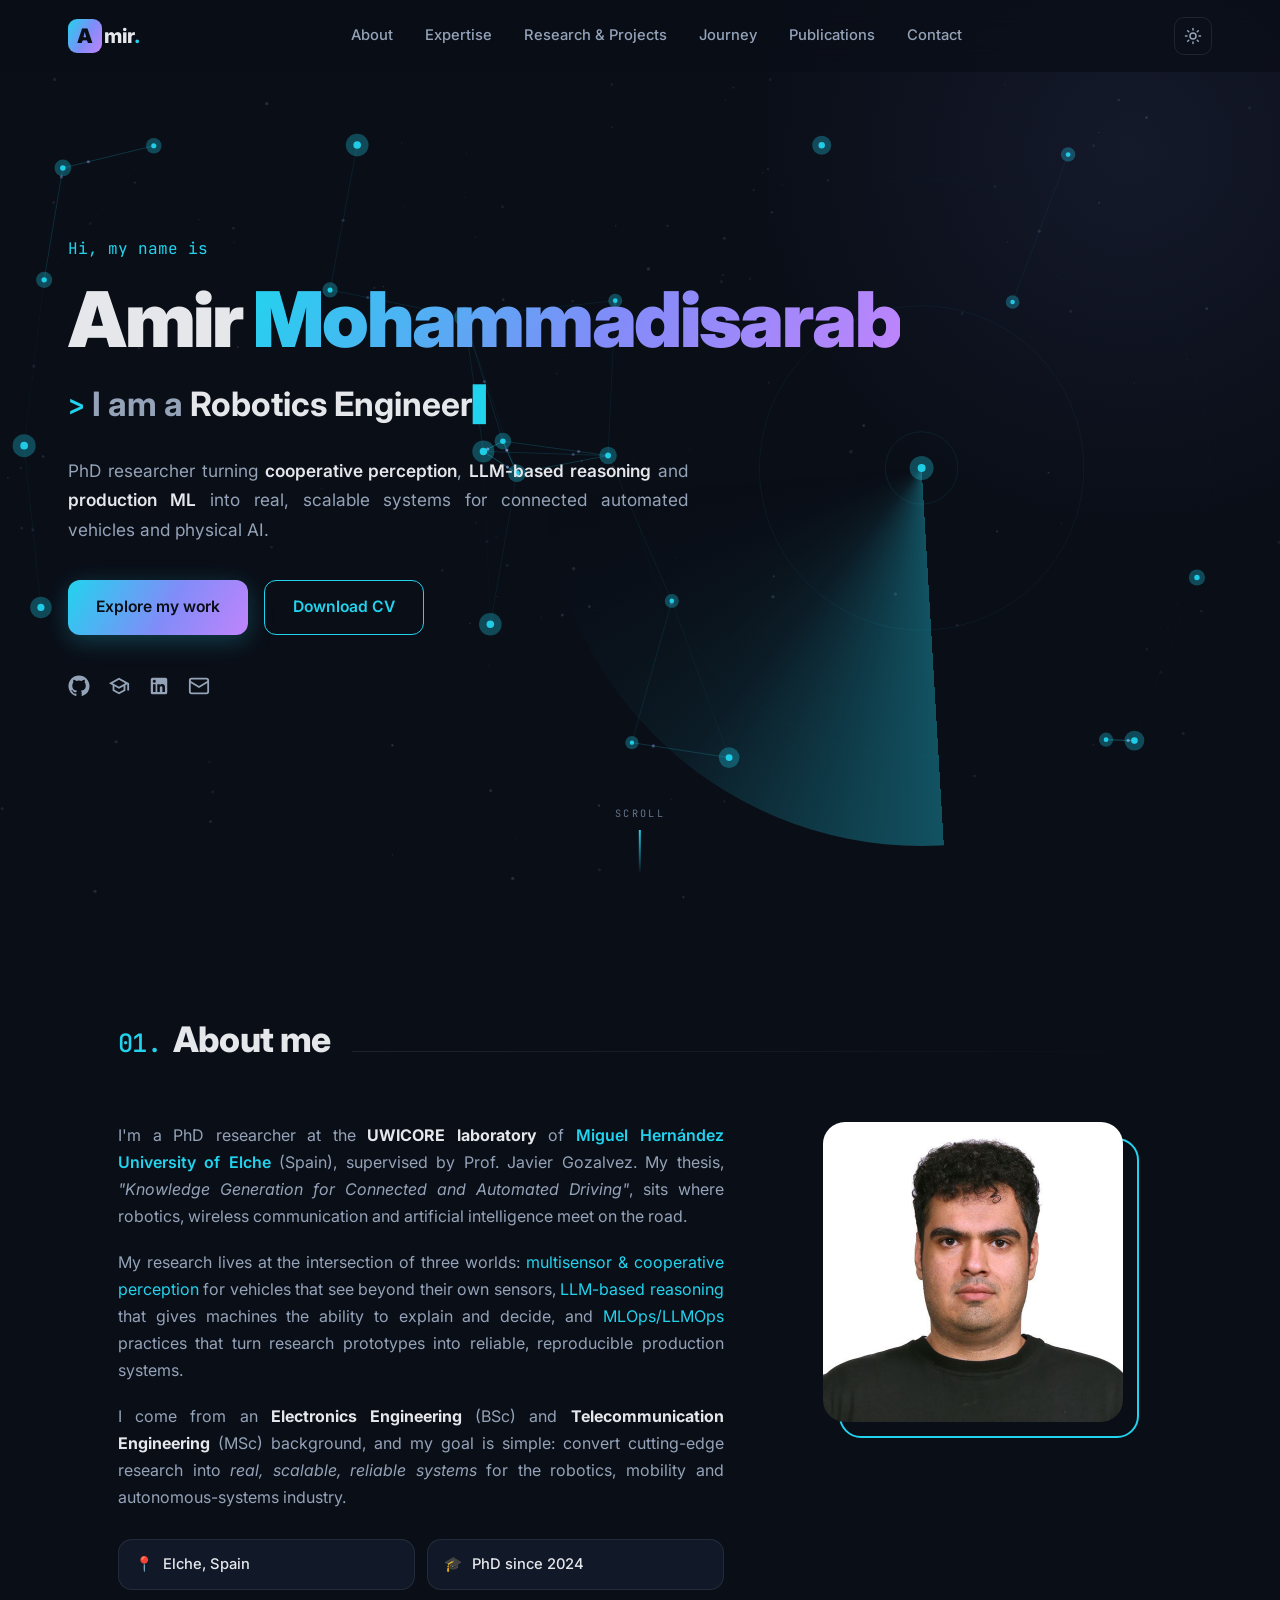
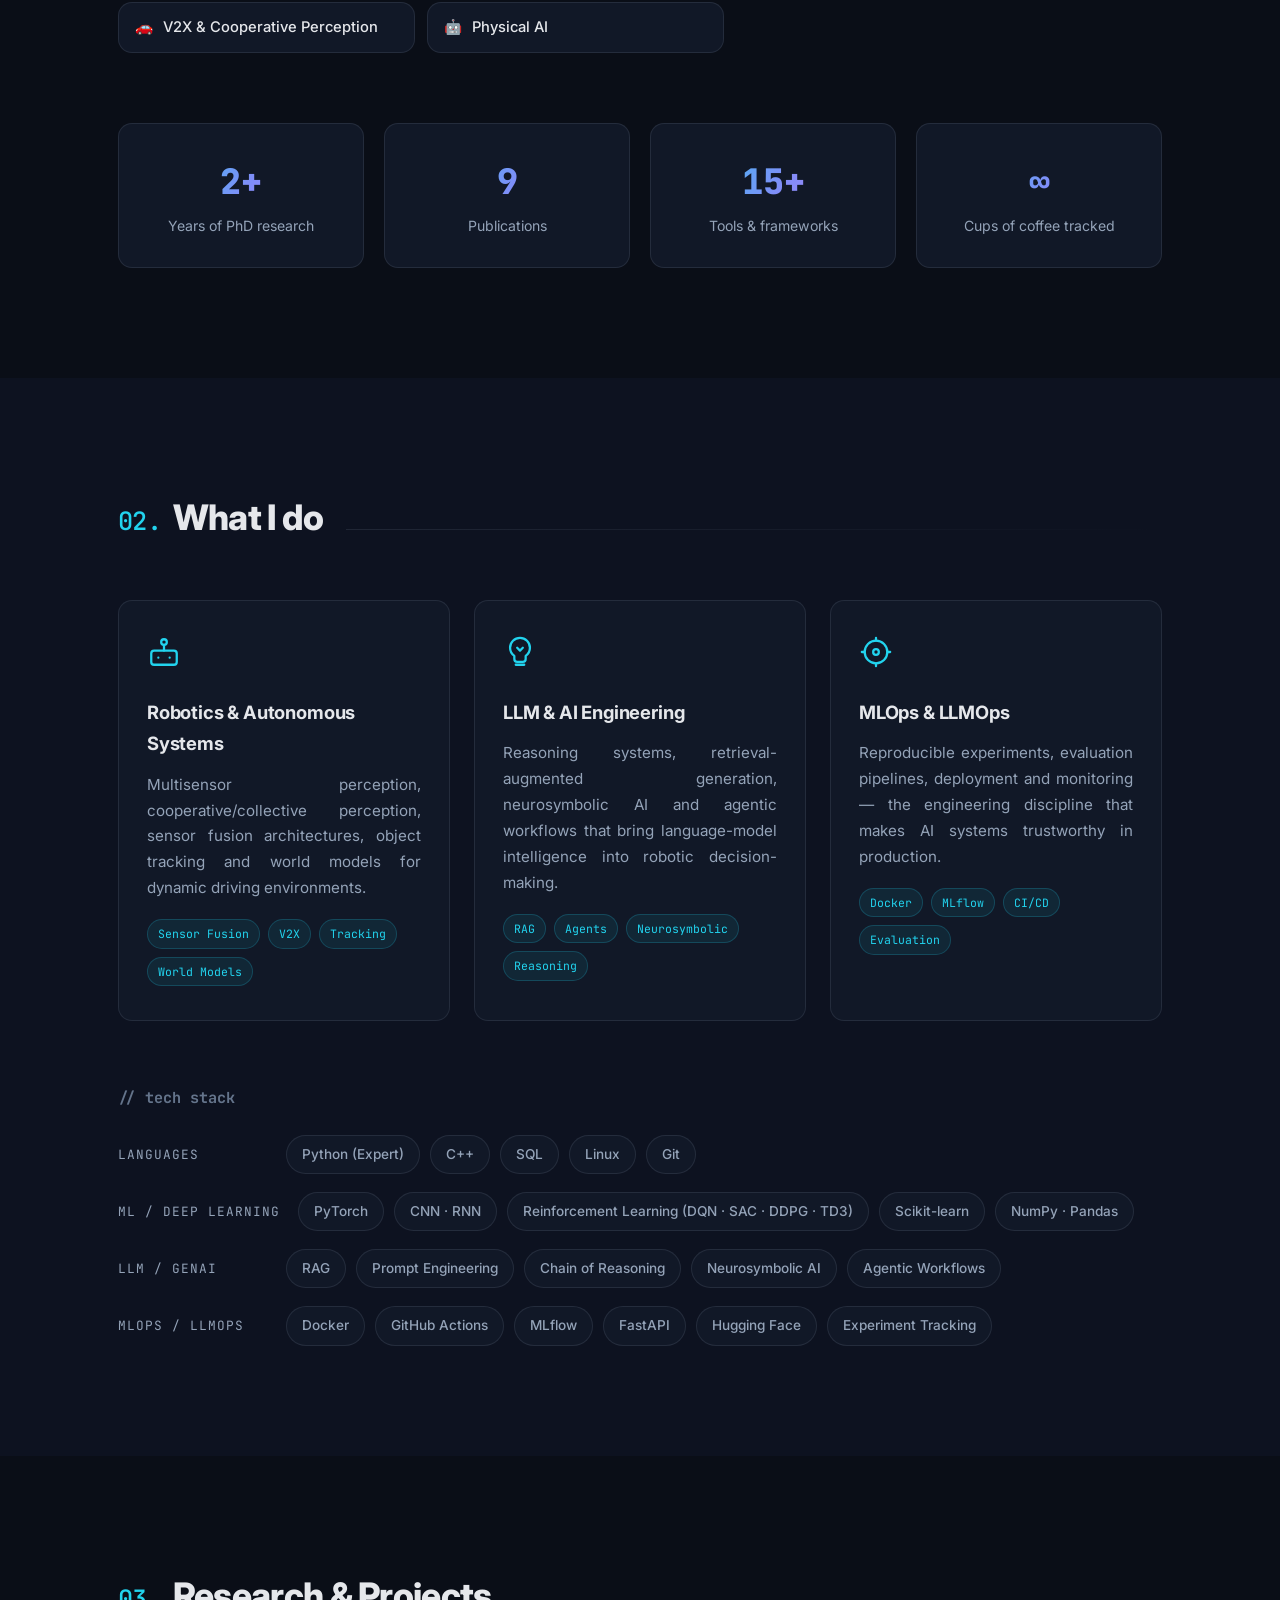
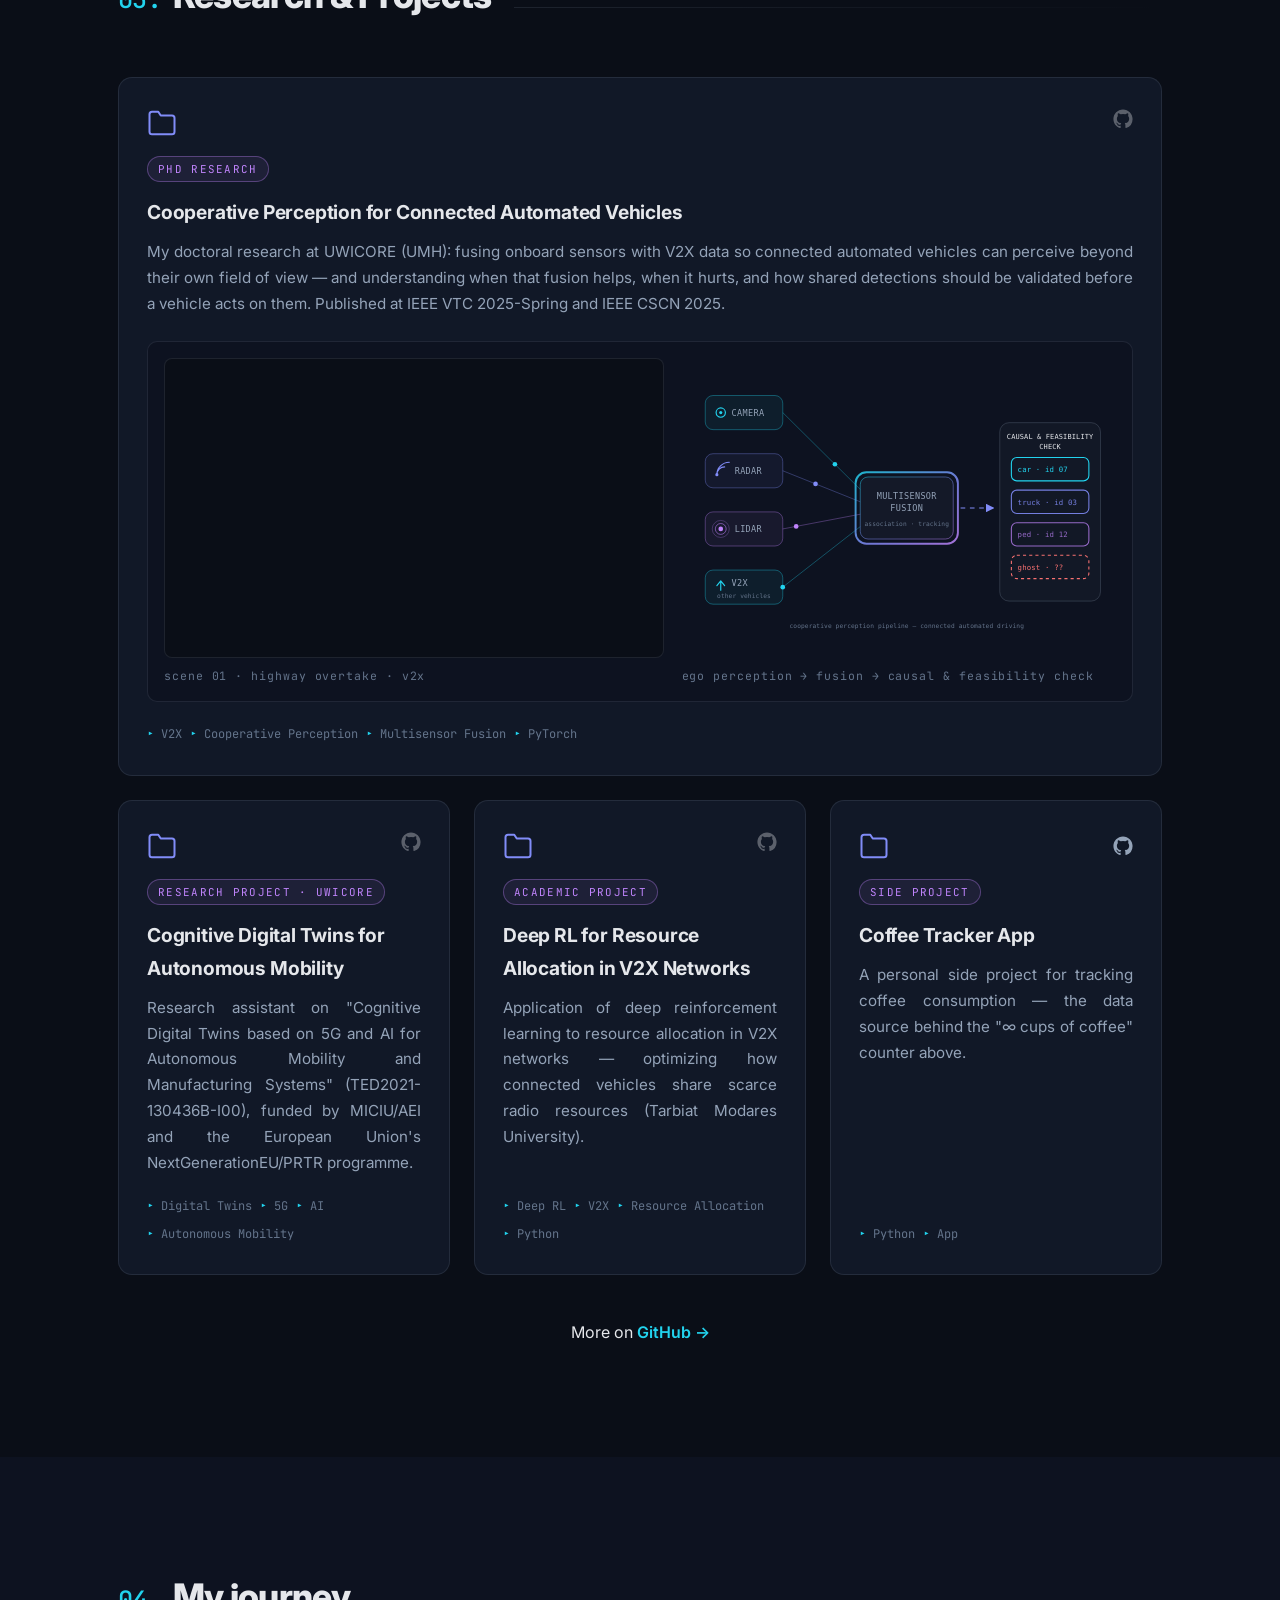
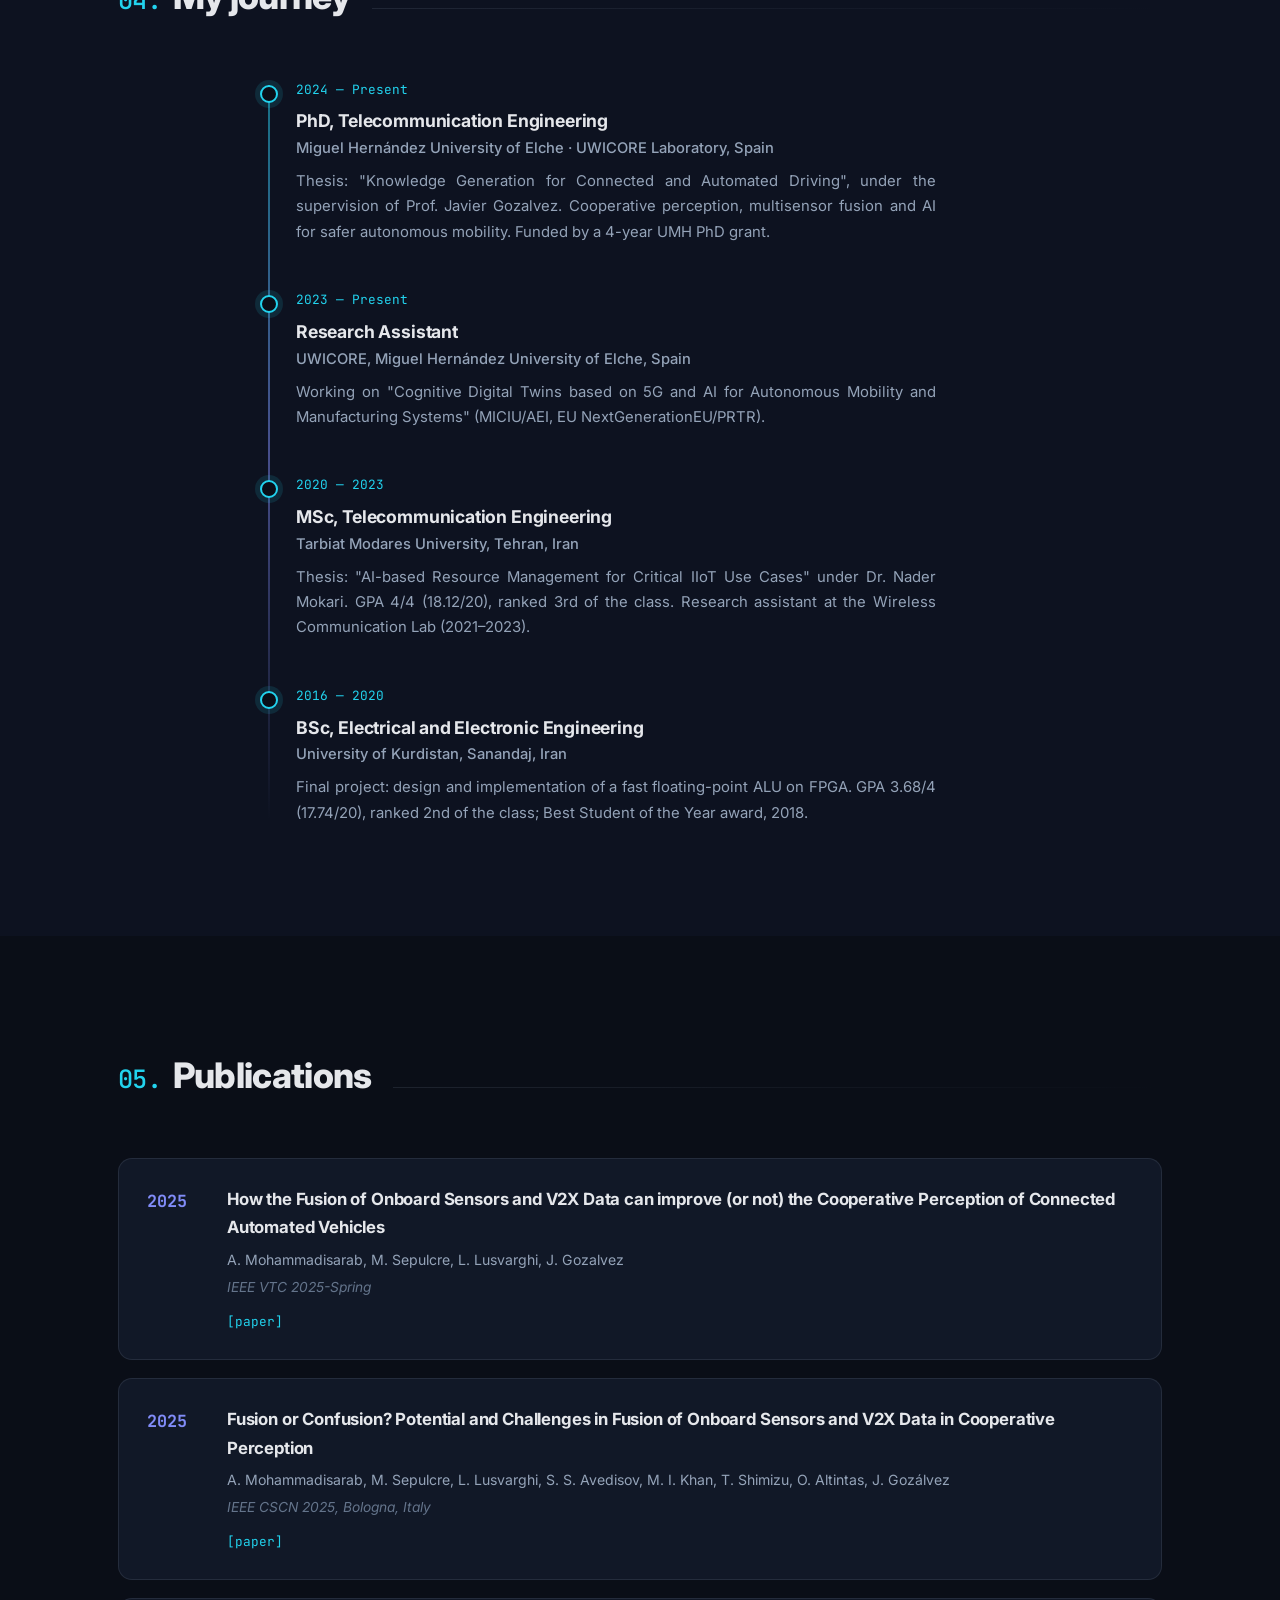
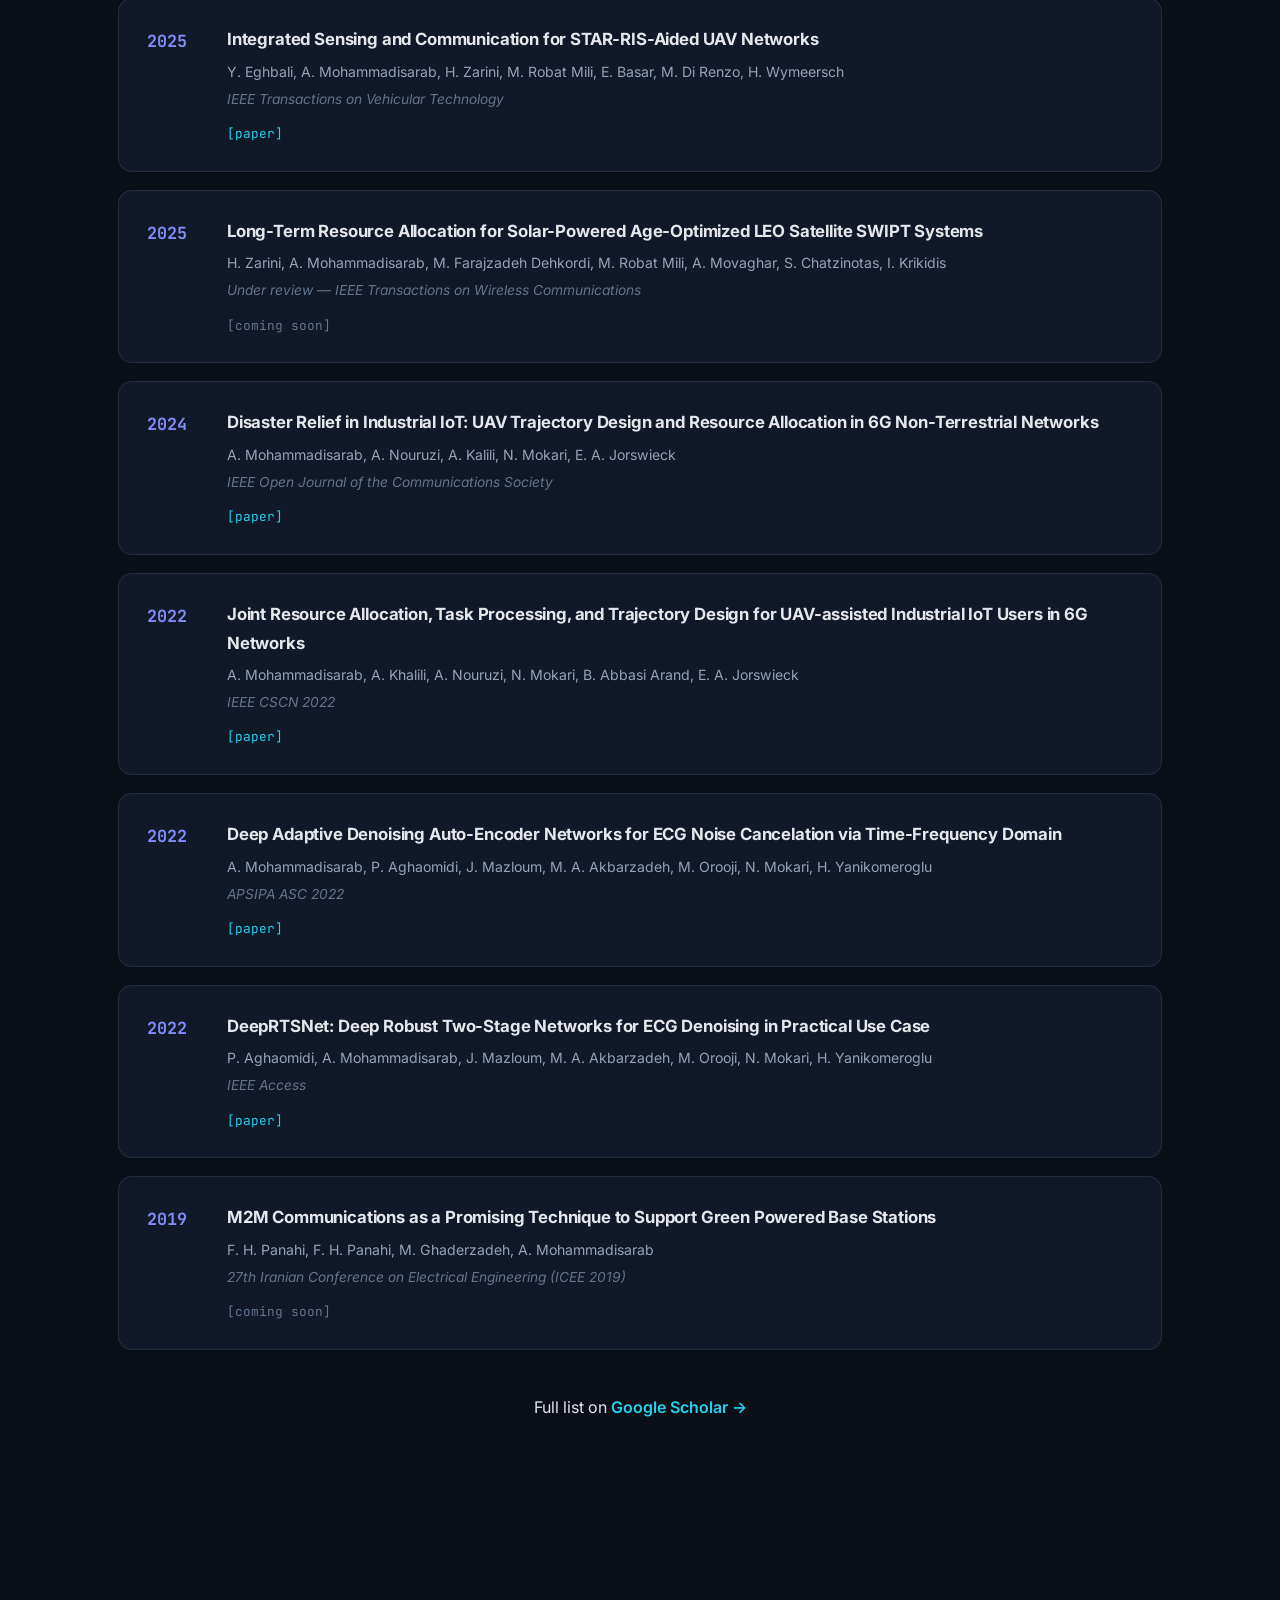
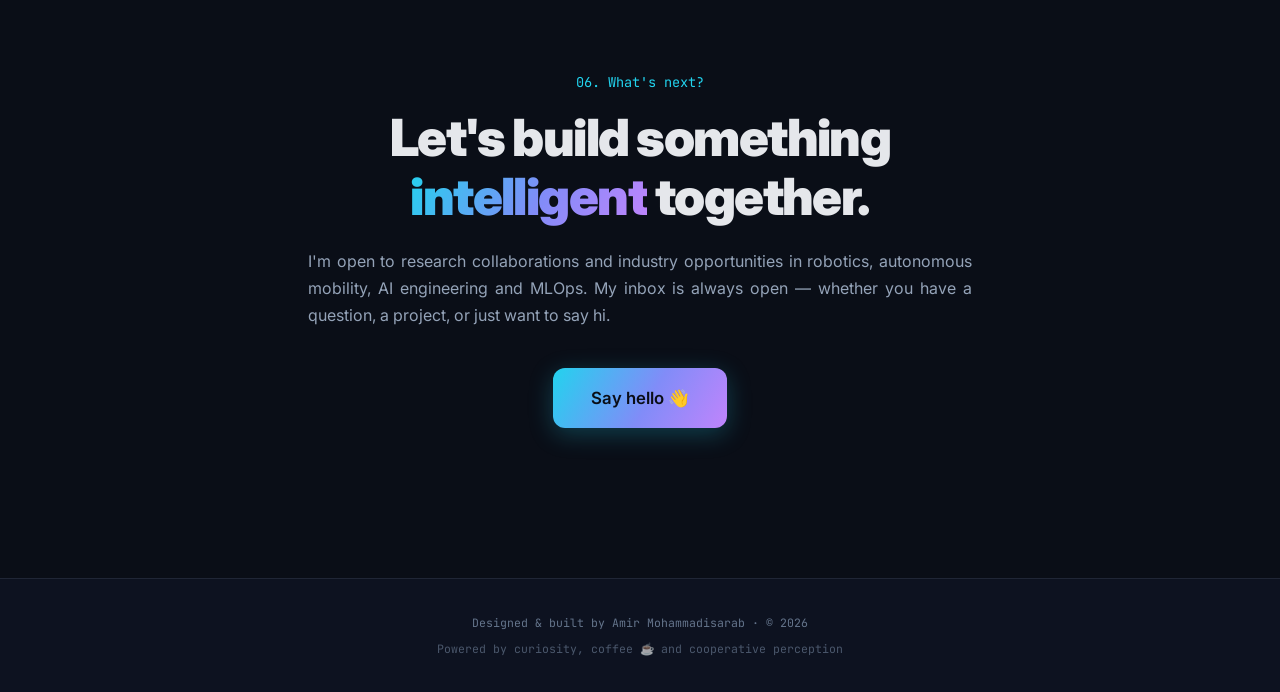
<file: index.html>
<!DOCTYPE html>
<html lang="en" data-theme="dark">
<head>
  <meta charset="UTF-8">
  <meta name="viewport" content="width=device-width, initial-scale=1.0">
  <title>Amir Mohammadisarab — Robotics · AI · LLMOps</title>
  <meta name="description" content="Amir Mohammadisarab — PhD researcher in cooperative robotics, connected automated vehicles, multisensor perception, LLM-based reasoning and physical AI.">
  <meta name="author" content="Amir Mohammadisarab">

  <!-- Open Graph -->
  <meta property="og:type" content="website">
  <meta property="og:title" content="Amir Mohammadisarab — Robotics · AI · LLMOps">
  <meta property="og:description" content="PhD researcher building perception, reasoning and production ML systems for autonomous vehicles and physical AI.">
  <meta property="og:url" content="https://m-amir1998.github.io">
  <meta property="og:image" content="https://m-amir1998.github.io/images/profile.jpg">
  <meta name="twitter:card" content="summary">
  <link rel="canonical" href="https://m-amir1998.github.io/">

  <!-- Structured data so search engines know who this page is about -->
  <script type="application/ld+json">
  {
    "@context": "https://schema.org",
    "@type": "Person",
    "name": "Amir Mohammadisarab",
    "url": "https://m-amir1998.github.io/",
    "image": "https://m-amir1998.github.io/images/profile.jpg",
    "jobTitle": "PhD Researcher in Robotics and AI",
    "worksFor": {
      "@type": "Organization",
      "name": "Universidad Miguel Hernández de Elche"
    },
    "email": "mailto:amohammadisarab@umh.es",
    "alumniOf": [
      { "@type": "Organization", "name": "Tarbiat Modares University" },
      { "@type": "Organization", "name": "University of Kurdistan" }
    ],
    "knowsAbout": [
      "Cooperative Perception",
      "Connected Automated Vehicles",
      "Multisensor Data Fusion",
      "LLM-based Reasoning",
      "MLOps",
      "Robotics"
    ],
    "sameAs": [
      "https://github.com/M-amir1998",
      "https://www.linkedin.com/in/amir-mohamadisarab-63737b173/"
    ]
  }
  </script>

  <link rel="icon" href="data:image/svg+xml,%3Csvg xmlns='http://www.w3.org/2000/svg' viewBox='0 0 100 100'%3E%3Cdefs%3E%3ClinearGradient id='g' x1='0' y1='0' x2='1' y2='1'%3E%3Cstop offset='0' stop-color='%2322d3ee'/%3E%3Cstop offset='1' stop-color='%23818cf8'/%3E%3C/linearGradient%3E%3C/defs%3E%3Ccircle cx='50' cy='50' r='46' fill='none' stroke='url(%23g)' stroke-width='6'/%3E%3Ccircle cx='50' cy='50' r='10' fill='url(%23g)'/%3E%3Ccircle cx='50' cy='18' r='6' fill='%2322d3ee'/%3E%3Ccircle cx='78' cy='66' r='6' fill='%23818cf8'/%3E%3Ccircle cx='22' cy='66' r='6' fill='%2322d3ee'/%3E%3Cline x1='50' y1='50' x2='50' y2='18' stroke='url(%23g)' stroke-width='3'/%3E%3Cline x1='50' y1='50' x2='78' y2='66' stroke='url(%23g)' stroke-width='3'/%3E%3Cline x1='50' y1='50' x2='22' y2='66' stroke='url(%23g)' stroke-width='3'/%3E%3C/svg%3E">

  <link rel="preconnect" href="https://fonts.googleapis.com">
  <link rel="preconnect" href="https://fonts.gstatic.com" crossorigin>
  <link href="https://fonts.googleapis.com/css2?family=Inter:wght@400;500;600;700;800;900&family=JetBrains+Mono:wght@400;500;700&display=swap" rel="stylesheet">

  <link rel="stylesheet" href="css/style.css">
</head>
<body>

  <!-- ══════════ Navigation ══════════ -->
  <header class="nav" id="nav">
    <div class="nav__inner">
      <a href="#home" class="nav__logo" aria-label="Home">
        <span class="nav__logo-mark">A</span><span class="nav__logo-text">mir<span class="accent">.</span></span>
      </a>
      <nav class="nav__links" id="navLinks" aria-label="Main navigation">
        <a href="#about" class="nav__link">About</a>
        <a href="#expertise" class="nav__link">Expertise</a>
        <a href="#projects" class="nav__link">Research &amp; Projects</a>
        <a href="#timeline" class="nav__link">Journey</a>
        <a href="#publications" class="nav__link">Publications</a>
        <a href="#contact" class="nav__link">Contact</a>
      </nav>
      <div class="nav__actions">
        <button class="theme-toggle" id="themeToggle" aria-label="Toggle color theme" title="Toggle theme">
          <svg class="icon-sun" viewBox="0 0 24 24" width="18" height="18" fill="none" stroke="currentColor" stroke-width="2" stroke-linecap="round"><circle cx="12" cy="12" r="4"/><path d="M12 2v2m0 16v2M4.93 4.93l1.41 1.41m11.32 11.32 1.41 1.41M2 12h2m16 0h2M4.93 19.07l1.41-1.41M17.66 6.34l1.41-1.41"/></svg>
          <svg class="icon-moon" viewBox="0 0 24 24" width="18" height="18" fill="none" stroke="currentColor" stroke-width="2" stroke-linecap="round" stroke-linejoin="round"><path d="M21 12.79A9 9 0 1 1 11.21 3 7 7 0 0 0 21 12.79z"/></svg>
        </button>
        <button class="nav__burger" id="navBurger" aria-label="Open menu" aria-expanded="false">
          <span></span><span></span><span></span>
        </button>
      </div>
    </div>
  </header>

  <main>
    <!-- ══════════ Hero ══════════ -->
    <section class="hero" id="home">
      <canvas id="heroCanvas" aria-hidden="true"></canvas>
      <div class="hero__glow" aria-hidden="true"></div>
      <div class="hero__content">
        <p class="hero__kicker mono reveal-hero" style="--d:0">Hi, my name is</p>
        <h1 class="hero__name reveal-hero" style="--d:1">Amir <span class="gradient-text">Mohammadisarab</span></h1>
        <h2 class="hero__role reveal-hero" style="--d:2">
          <span class="mono accent">&gt;</span> I am a <span class="typed" id="typed"></span><span class="typed-cursor" aria-hidden="true">▌</span>
        </h2>
        <p class="hero__tagline reveal-hero" style="--d:3">
          PhD researcher turning <strong>cooperative perception</strong>, <strong>LLM-based reasoning</strong> and
          <strong>production ML</strong> into real, scalable systems for connected automated vehicles and physical AI.
        </p>
        <div class="hero__cta reveal-hero" style="--d:4">
          <a href="#projects" class="btn btn--primary">Explore my work</a>
          <a href="files/Amir_Mohammadisarab_CV.pdf" class="btn btn--ghost" download>Download CV</a>
        </div>
        <div class="hero__social reveal-hero" style="--d:5">
          <a href="https://github.com/M-amir1998" target="_blank" rel="noopener" aria-label="GitHub" title="GitHub">
            <svg viewBox="0 0 24 24" width="22" height="22" fill="currentColor"><path d="M12 .5C5.65.5.5 5.65.5 12c0 5.08 3.29 9.39 7.86 10.91.58.11.79-.25.79-.55v-2.17c-3.2.7-3.87-1.36-3.87-1.36-.52-1.33-1.28-1.68-1.28-1.68-1.04-.71.08-.7.08-.7 1.15.08 1.76 1.19 1.76 1.19 1.03 1.75 2.69 1.25 3.34.95.1-.74.4-1.25.72-1.53-2.55-.29-5.24-1.28-5.24-5.69 0-1.26.45-2.28 1.19-3.09-.12-.29-.52-1.46.11-3.05 0 0 .97-.31 3.17 1.18a11 11 0 0 1 5.78 0c2.2-1.49 3.17-1.18 3.17-1.18.63 1.59.23 2.76.11 3.05.74.81 1.19 1.83 1.19 3.09 0 4.42-2.7 5.39-5.26 5.68.41.35.77 1.05.77 2.12v3.15c0 .3.21.66.8.55A11.51 11.51 0 0 0 23.5 12C23.5 5.65 18.35.5 12 .5z"/></svg>
          </a>
          <a href="https://scholar.google.com/scholar?q=Amir+Mohammadisarab" target="_blank" rel="noopener" aria-label="Google Scholar" title="Google Scholar">
            <svg viewBox="0 0 24 24" width="22" height="22" fill="currentColor"><path d="M12 3 1 9l4 2.18v6L12 21l7-3.82v-6l2-1.09V17h2V9L12 3zm6.82 6L12 12.72 5.18 9 12 5.28 18.82 9zM17 15.99l-5 2.73-5-2.73v-3.72L12 15l5-2.73v3.72z"/></svg>
          </a>
          <a href="https://www.linkedin.com/in/amir-mohamadisarab-63737b173/" target="_blank" rel="noopener" aria-label="LinkedIn" title="LinkedIn">
            <svg viewBox="0 0 24 24" width="22" height="22" fill="currentColor"><path d="M19 3a2 2 0 0 1 2 2v14a2 2 0 0 1-2 2H5a2 2 0 0 1-2-2V5a2 2 0 0 1 2-2h14m-.5 15.5v-5.3a3.26 3.26 0 0 0-3.26-3.26c-.85 0-1.84.52-2.32 1.3v-1.11h-2.79v8.37h2.79v-4.93c0-.77.62-1.4 1.39-1.4a1.4 1.4 0 0 1 1.4 1.4v4.93h2.79M6.88 8.56a1.68 1.68 0 0 0 1.68-1.68c0-.93-.75-1.69-1.68-1.69a1.69 1.69 0 0 0-1.69 1.69c0 .93.76 1.68 1.69 1.68m1.39 9.94v-8.37H5.5v8.37h2.77z"/></svg>
          </a>
          <a href="mailto:amohammadisarab@umh.es" aria-label="Email" title="Email">
            <svg viewBox="0 0 24 24" width="22" height="22" fill="none" stroke="currentColor" stroke-width="2" stroke-linecap="round"><rect x="2" y="4" width="20" height="16" rx="2"/><path d="m2 7 10 6L22 7"/></svg>
          </a>
        </div>
      </div>
      <a href="#about" class="hero__scroll" aria-label="Scroll down">
        <span class="mono">scroll</span>
        <span class="hero__scroll-line"></span>
      </a>
    </section>

    <!-- ══════════ About ══════════ -->
    <section class="section" id="about">
      <div class="section__inner">
        <h2 class="section__title reveal"><span class="section__num mono">01.</span> About me</h2>
        <div class="about">
          <div class="about__text reveal">
            <p>
              I'm a PhD researcher at the <strong>UWICORE laboratory</strong> of
              <a href="https://www.umh.es/" target="_blank" rel="noopener">Miguel Hernández University of Elche</a>
              (Spain), supervised by Prof. Javier Gozalvez. My thesis, <em>"Knowledge Generation for Connected
              and Automated Driving"</em>, sits where robotics, wireless communication and artificial
              intelligence meet on the road.
            </p>
            <p>
              My research lives at the intersection of three worlds: <span class="accent">multisensor &amp; cooperative
              perception</span> for vehicles that see beyond their own sensors, <span class="accent">LLM-based reasoning</span>
              that gives machines the ability to explain and decide, and <span class="accent">MLOps/LLMOps</span> practices
              that turn research prototypes into reliable, reproducible production systems.
            </p>
            <p>
              I come from an <strong>Electronics Engineering</strong> (BSc) and <strong>Telecommunication Engineering</strong> (MSc)
              background, and my goal is simple: convert cutting-edge research into <em>real, scalable, reliable systems</em>
              for the robotics, mobility and autonomous-systems industry.
            </p>
            <div class="about__facts">
              <div class="fact"><span class="fact__icon">📍</span> Elche, Spain</div>
              <div class="fact"><span class="fact__icon">🎓</span> PhD since 2024</div>
              <div class="fact"><span class="fact__icon">🚗</span> V2X &amp; Cooperative Perception</div>
              <div class="fact"><span class="fact__icon">🤖</span> Physical AI</div>
            </div>
          </div>
          <div class="about__portrait reveal">
            <div class="portrait-frame">
              <!-- Save your photo as images/profile.jpg — it is picked up automatically (placeholder shows until then) -->
              <img src="images/profile.jpg" onerror="this.onerror=null;this.src='images/profile.svg';" alt="Portrait of Amir Mohammadisarab" width="320" height="320">
              <div class="portrait-frame__ring" aria-hidden="true"></div>
            </div>
          </div>
        </div>

        <div class="stats reveal">
          <div class="stat"><span class="stat__value" data-count="2" data-suffix="+">0</span><span class="stat__label">Years of PhD research</span></div>
          <div class="stat"><span class="stat__value" data-count="9">0</span><span class="stat__label">Publications</span></div>
          <div class="stat"><span class="stat__value" data-count="15" data-suffix="+">0</span><span class="stat__label">Tools &amp; frameworks</span></div>
          <div class="stat"><span class="stat__value" data-count="9999" data-infinity="true">∞</span><span class="stat__label">Cups of coffee tracked</span></div>
        </div>
      </div>
    </section>

    <!-- ══════════ Expertise ══════════ -->
    <section class="section section--alt" id="expertise">
      <div class="section__inner">
        <h2 class="section__title reveal"><span class="section__num mono">02.</span> What I do</h2>
        <div class="pillars">
          <article class="pillar card-tilt reveal">
            <div class="pillar__icon" aria-hidden="true">
              <svg viewBox="0 0 24 24" width="34" height="34" fill="none" stroke="currentColor" stroke-width="1.6" stroke-linecap="round" stroke-linejoin="round"><rect x="3" y="11" width="18" height="10" rx="2"/><circle cx="12" cy="5" r="2"/><path d="M12 7v4M8 16h.01M16 16h.01"/></svg>
            </div>
            <h3>Robotics &amp; Autonomous Systems</h3>
            <p>Multisensor perception, cooperative/collective perception, sensor fusion architectures, object tracking and world models for dynamic driving environments.</p>
            <ul class="pillar__tags mono">
              <li>Sensor Fusion</li><li>V2X</li><li>Tracking</li><li>World Models</li>
            </ul>
          </article>
          <article class="pillar card-tilt reveal">
            <div class="pillar__icon" aria-hidden="true">
              <svg viewBox="0 0 24 24" width="34" height="34" fill="none" stroke="currentColor" stroke-width="1.6" stroke-linecap="round" stroke-linejoin="round"><path d="M12 2a7 7 0 0 1 7 7c0 2.38-1.19 4.47-3 5.74V17a2 2 0 0 1-2 2h-4a2 2 0 0 1-2-2v-2.26C6.19 13.47 5 11.38 5 9a7 7 0 0 1 7-7z"/><path d="M9 21h6M10 9l2 2 2-2"/></svg>
            </div>
            <h3>LLM &amp; AI Engineering</h3>
            <p>Reasoning systems, retrieval-augmented generation, neurosymbolic AI and agentic workflows that bring language-model intelligence into robotic decision-making.</p>
            <ul class="pillar__tags mono">
              <li>RAG</li><li>Agents</li><li>Neurosymbolic</li><li>Reasoning</li>
            </ul>
          </article>
          <article class="pillar card-tilt reveal">
            <div class="pillar__icon" aria-hidden="true">
              <svg viewBox="0 0 24 24" width="34" height="34" fill="none" stroke="currentColor" stroke-width="1.6" stroke-linecap="round" stroke-linejoin="round"><path d="M12 20a8 8 0 1 0 0-16 8 8 0 0 0 0 16z"/><path d="M12 14a2 2 0 1 0 0-4 2 2 0 0 0 0 4z"/><path d="M12 2v2m0 16v2M2 12h2m16 0h2"/></svg>
            </div>
            <h3>MLOps &amp; LLMOps</h3>
            <p>Reproducible experiments, evaluation pipelines, deployment and monitoring — the engineering discipline that makes AI systems trustworthy in production.</p>
            <ul class="pillar__tags mono">
              <li>Docker</li><li>MLflow</li><li>CI/CD</li><li>Evaluation</li>
            </ul>
          </article>
        </div>

        <div class="stack reveal">
          <h3 class="stack__title mono">// tech stack</h3>
          <div class="stack__groups" id="stackGroups"><!-- populated by js/main.js from js/data.js --></div>
        </div>
      </div>
    </section>

    <!-- ══════════ Research & Projects ══════════ -->
    <section class="section" id="projects">
      <div class="section__inner">
        <h2 class="section__title reveal"><span class="section__num mono">03.</span> Research &amp; Projects</h2>
        <div class="projects" id="projectsGrid"><!-- populated by js/main.js from js/data.js --></div>
        <p class="section__more reveal">
          More on <a href="https://github.com/M-amir1998" target="_blank" rel="noopener">GitHub →</a>
        </p>
      </div>
    </section>

    <!-- ══════════ Timeline ══════════ -->
    <section class="section section--alt" id="timeline">
      <div class="section__inner">
        <h2 class="section__title reveal"><span class="section__num mono">04.</span> My journey</h2>
        <div class="timeline" id="timelineList"><!-- populated by js/main.js from js/data.js --></div>
      </div>
    </section>

    <!-- ══════════ Publications ══════════ -->
    <section class="section" id="publications">
      <div class="section__inner">
        <h2 class="section__title reveal"><span class="section__num mono">05.</span> Publications</h2>
        <div class="pubs" id="pubsList"><!-- populated by js/main.js from js/data.js --></div>
        <p class="section__more reveal">
          Full list on <a href="https://scholar.google.com/scholar?q=Amir+Mohammadisarab" target="_blank" rel="noopener">Google Scholar →</a>
        </p>
      </div>
    </section>

    <!-- ══════════ Contact ══════════ -->
    <section class="section section--contact" id="contact">
      <div class="section__inner section__inner--narrow">
        <p class="mono accent reveal">06. What's next?</p>
        <h2 class="contact__title reveal">Let's build something<br><span class="gradient-text">intelligent</span> together.</h2>
        <p class="contact__text reveal">
          I'm open to research collaborations and industry opportunities in robotics, autonomous mobility,
          AI engineering and MLOps. My inbox is always open — whether you have a question, a project,
          or just want to say hi.
        </p>
        <a href="mailto:amohammadisarab@umh.es" class="btn btn--primary btn--lg reveal">Say hello 👋</a>
      </div>
    </section>
  </main>

  <footer class="footer">
    <div class="footer__inner">
      <p class="mono">Designed &amp; built by Amir Mohammadisarab · © <span id="year">2026</span></p>
      <p class="mono footer__sub">Powered by curiosity, coffee ☕ and cooperative perception</p>
    </div>
  </footer>

  <script src="js/data.js"></script>
  <script src="js/hero.js"></script>
  <script src="js/main.js"></script>
  <script src="js/scene.js"></script>
</body>
</html>
</file>
<file: css/style.css>
/* ═══════════════════════════════════════════════════════════════
   Amir Mohammadisarab — personal site
   Design system: dark-first, cyan→indigo accent, animated
   ═══════════════════════════════════════════════════════════════ */

/* ── Tokens ────────────────────────────────────────────────── */
:root {
  --font-sans: "Inter", system-ui, -apple-system, "Segoe UI", sans-serif;
  --font-mono: "JetBrains Mono", ui-monospace, "Cascadia Code", monospace;

  --accent-1: #22d3ee;               /* cyan   */
  --accent-2: #818cf8;               /* indigo */
  --accent-3: #c084fc;               /* violet */
  --gradient: linear-gradient(120deg, var(--accent-1), var(--accent-2) 55%, var(--accent-3));

  --nav-h: 72px;
  --radius: 14px;
  --ease-out: cubic-bezier(0.22, 1, 0.36, 1);
  --shadow-card: 0 8px 30px rgba(0, 0, 0, 0.35);
}

html[data-theme="dark"] {
  --bg: #0a0e17;
  --bg-alt: #0d1220;
  --bg-card: #111827;
  --bg-card-hover: #16203a;
  --border: rgba(148, 163, 184, 0.14);
  --text: #e5e7eb;
  --text-soft: #94a3b8;
  --text-mute: #64748b;
  --nav-bg: rgba(10, 14, 23, 0.75);
  --glow-opacity: 0.55;
  color-scheme: dark;
}

html[data-theme="light"] {
  --bg: #f8fafc;
  --bg-alt: #eef2f7;
  --bg-card: #ffffff;
  --bg-card-hover: #f1f5f9;
  --border: rgba(15, 23, 42, 0.10);
  --text: #0f172a;
  --text-soft: #475569;
  --text-mute: #64748b;
  --nav-bg: rgba(248, 250, 252, 0.8);
  --glow-opacity: 0.25;
  --shadow-card: 0 8px 30px rgba(15, 23, 42, 0.08);
  color-scheme: light;
}

/* ── Reset & base ──────────────────────────────────────────── */
*, *::before, *::after { box-sizing: border-box; margin: 0; padding: 0; }

html { scroll-behavior: smooth; }

body {
  font-family: var(--font-sans);
  background: var(--bg);
  color: var(--text);
  line-height: 1.7;
  -webkit-font-smoothing: antialiased;
  overflow-x: hidden;
  transition: background 0.4s ease, color 0.4s ease;
}

img { max-width: 100%; display: block; }
a { color: var(--accent-1); text-decoration: none; }
a:hover { text-decoration: none; }
ul { list-style: none; }

.mono { font-family: var(--font-mono); font-size: 0.85em; }
.accent { color: var(--accent-1); }

/* Justified body text site-wide */
.hero__tagline,
.about__text p,
.pillar p,
.project p,
.tl-item p,
.pub__authors,
.contact__text {
  text-align: justify;
  hyphens: auto;
  -webkit-hyphens: auto;
}

.gradient-text {
  background: var(--gradient);
  -webkit-background-clip: text;
  background-clip: text;
  color: transparent;
}

::selection { background: rgba(34, 211, 238, 0.3); }

/* ── Navigation ────────────────────────────────────────────── */
.nav {
  position: fixed;
  inset: 0 0 auto 0;
  height: var(--nav-h);
  z-index: 100;
  backdrop-filter: blur(14px);
  -webkit-backdrop-filter: blur(14px);
  background: var(--nav-bg);
  border-bottom: 1px solid transparent;
  transition: transform 0.4s var(--ease-out), border-color 0.3s, background 0.4s;
}
.nav--scrolled { border-color: var(--border); }
.nav--hidden { transform: translateY(-100%); }

.nav__inner {
  max-width: 1200px;
  margin: 0 auto;
  height: 100%;
  padding: 0 28px;
  display: flex;
  align-items: center;
  justify-content: space-between;
  gap: 20px;
}

.nav__logo {
  display: flex;
  align-items: center;
  font-weight: 800;
  font-size: 1.25rem;
  color: var(--text);
  letter-spacing: -0.02em;
}
.nav__logo-mark {
  display: inline-grid;
  place-items: center;
  width: 34px; height: 34px;
  margin-right: 2px;
  border-radius: 9px;
  background: var(--gradient);
  color: #0a0e17;
  font-weight: 900;
  transition: transform 0.4s var(--ease-out);
}
.nav__logo:hover .nav__logo-mark { transform: rotate(-10deg) scale(1.08); }

.nav__links { display: flex; gap: 6px; }
.nav__link {
  position: relative;
  padding: 8px 13px;
  color: var(--text-soft);
  font-size: 0.92rem;
  font-weight: 500;
  border-radius: 8px;
  transition: color 0.25s;
}
.nav__link::after {
  content: "";
  position: absolute;
  left: 13px; right: 13px; bottom: 4px;
  height: 2px;
  background: var(--gradient);
  border-radius: 2px;
  transform: scaleX(0);
  transform-origin: left;
  transition: transform 0.35s var(--ease-out);
}
.nav__link:hover, .nav__link.active { color: var(--text); }
.nav__link:hover::after, .nav__link.active::after { transform: scaleX(1); }

.nav__actions { display: flex; align-items: center; gap: 10px; }

.theme-toggle {
  display: grid;
  place-items: center;
  width: 38px; height: 38px;
  border: 1px solid var(--border);
  border-radius: 10px;
  background: transparent;
  color: var(--text-soft);
  cursor: pointer;
  transition: color 0.25s, border-color 0.25s, transform 0.25s;
}
.theme-toggle:hover { color: var(--accent-1); border-color: var(--accent-1); transform: translateY(-2px); }
html[data-theme="dark"] .icon-moon { display: none; }
html[data-theme="light"] .icon-sun { display: none; }

.nav__burger {
  display: none;
  flex-direction: column;
  justify-content: center;
  gap: 5px;
  width: 38px; height: 38px;
  background: transparent;
  border: none;
  cursor: pointer;
}
.nav__burger span {
  display: block;
  height: 2px;
  width: 22px;
  margin: 0 auto;
  background: var(--text);
  border-radius: 2px;
  transition: transform 0.3s var(--ease-out), opacity 0.3s;
}
.nav__burger.open span:nth-child(1) { transform: translateY(7px) rotate(45deg); }
.nav__burger.open span:nth-child(2) { opacity: 0; }
.nav__burger.open span:nth-child(3) { transform: translateY(-7px) rotate(-45deg); }

/* ── Hero ──────────────────────────────────────────────────── */
.hero {
  position: relative;
  min-height: 100svh;
  display: flex;
  align-items: center;
  overflow: hidden;
}

#heroCanvas {
  position: absolute;
  inset: 0;
  width: 100%;
  height: 100%;
}

.hero__glow {
  position: absolute;
  width: 900px; height: 900px;
  right: -300px; top: -300px;
  background: radial-gradient(circle, rgba(129, 140, 248, 0.16), transparent 60%);
  opacity: var(--glow-opacity);
  pointer-events: none;
}

.hero__content {
  position: relative;
  z-index: 2;
  max-width: 1200px;
  width: 100%;
  margin: 0 auto;
  padding: calc(var(--nav-h) + 40px) 28px 80px;
}

.hero__kicker { color: var(--accent-1); font-size: 1rem; margin-bottom: 18px; }

.hero__name {
  font-size: clamp(2.6rem, 7vw, 4.8rem);
  font-weight: 900;
  line-height: 1.05;
  letter-spacing: -0.03em;
  margin-bottom: 14px;
}

.hero__role {
  font-size: clamp(1.3rem, 3.4vw, 2.1rem);
  font-weight: 700;
  color: var(--text-soft);
  margin-bottom: 24px;
  min-height: 1.4em;
}
.typed { color: var(--text); }
.typed-cursor {
  color: var(--accent-1);
  animation: blink 1s step-end infinite;
  font-weight: 400;
}
@keyframes blink { 50% { opacity: 0; } }

.hero__tagline {
  max-width: 620px;
  color: var(--text-soft);
  font-size: 1.08rem;
  margin-bottom: 36px;
}
.hero__tagline strong { color: var(--text); font-weight: 600; }

.hero__cta { display: flex; flex-wrap: wrap; gap: 16px; margin-bottom: 40px; }

.btn {
  display: inline-flex;
  align-items: center;
  gap: 8px;
  padding: 13px 28px;
  border-radius: 12px;
  font-weight: 600;
  font-size: 0.98rem;
  cursor: pointer;
  transition: transform 0.3s var(--ease-out), box-shadow 0.3s, background 0.3s, color 0.3s;
}
.btn--primary {
  background: var(--gradient);
  color: #0a0e17;
  box-shadow: 0 6px 24px rgba(34, 211, 238, 0.25);
}
.btn--primary:hover {
  transform: translateY(-3px);
  box-shadow: 0 12px 32px rgba(34, 211, 238, 0.4);
}
.btn--ghost {
  border: 1.5px solid var(--accent-1);
  color: var(--accent-1);
  background: transparent;
}
.btn--ghost:hover {
  background: rgba(34, 211, 238, 0.1);
  transform: translateY(-3px);
}
.btn--lg { padding: 16px 38px; font-size: 1.05rem; }

.hero__social { display: flex; align-items: center; gap: 18px; }
.hero__social a {
  color: var(--text-soft);
  transition: color 0.25s, transform 0.25s;
  display: inline-flex;
}
.hero__social a:hover { color: var(--accent-1); transform: translateY(-3px); }
.hf-link { font-size: 1.25rem; filter: grayscale(1) opacity(0.65); }
.hf-link:hover { filter: none; }

.hero__scroll {
  position: absolute;
  bottom: 26px;
  left: 50%;
  transform: translateX(-50%);
  z-index: 2;
  display: flex;
  flex-direction: column;
  align-items: center;
  gap: 8px;
  color: var(--text-mute);
  font-size: 0.75rem;
  letter-spacing: 0.2em;
  text-transform: uppercase;
}
.hero__scroll-line {
  width: 1.5px;
  height: 44px;
  background: linear-gradient(var(--accent-1), transparent);
  animation: scrollPulse 2s var(--ease-out) infinite;
}
@keyframes scrollPulse {
  0% { transform: scaleY(0); transform-origin: top; }
  45% { transform: scaleY(1); transform-origin: top; }
  55% { transform: scaleY(1); transform-origin: bottom; }
  100% { transform: scaleY(0); transform-origin: bottom; }
}

/* Hero entrance animation */
.reveal-hero {
  opacity: 0;
  transform: translateY(26px);
  animation: heroIn 0.9s var(--ease-out) forwards;
  animation-delay: calc(0.15s + var(--d, 0) * 0.13s);
}
@keyframes heroIn { to { opacity: 1; transform: none; } }

/* ── Sections ──────────────────────────────────────────────── */
.section { padding: 110px 0; }
.section--alt { background: var(--bg-alt); }

.section__inner {
  max-width: 1100px;
  margin: 0 auto;
  padding: 0 28px;
}
.section__inner--narrow { max-width: 720px; text-align: center; }

.section__title {
  display: flex;
  align-items: baseline;
  gap: 12px;
  font-size: clamp(1.6rem, 3.5vw, 2.2rem);
  font-weight: 800;
  letter-spacing: -0.02em;
  margin-bottom: 52px;
}
.section__num { color: var(--accent-1); font-size: 0.72em; font-weight: 500; }
.section__title::after {
  content: "";
  flex: 1;
  height: 1px;
  background: linear-gradient(90deg, var(--border), transparent);
  margin-left: 10px;
}

.section__more { margin-top: 44px; text-align: center; }
.section__more a { font-weight: 600; }
.section__more a:hover { text-decoration: underline; }

/* Scroll reveal */
.reveal {
  opacity: 0;
  transform: translateY(34px);
  transition: opacity 0.8s var(--ease-out), transform 0.8s var(--ease-out);
  transition-delay: var(--stagger, 0s);
}
.reveal.visible { opacity: 1; transform: none; }

/* ── About ─────────────────────────────────────────────────── */
.about {
  display: grid;
  grid-template-columns: 1.6fr 1fr;
  gap: 60px;
  align-items: start;
}

.about__text p { margin-bottom: 18px; color: var(--text-soft); }
.about__text strong { color: var(--text); }
.about__text a { font-weight: 600; }
.about__text a:hover { text-decoration: underline; }

.about__facts {
  display: grid;
  grid-template-columns: repeat(2, minmax(0, 1fr));
  gap: 12px;
  margin-top: 28px;
}
.fact {
  display: flex;
  align-items: center;
  gap: 10px;
  padding: 12px 16px;
  background: var(--bg-card);
  border: 1px solid var(--border);
  border-radius: var(--radius);
  font-size: 0.92rem;
  font-weight: 500;
  transition: transform 0.3s var(--ease-out), border-color 0.3s;
}
.fact:hover { transform: translateY(-3px); border-color: var(--accent-1); }

.about__portrait { display: flex; justify-content: center; }
.portrait-frame {
  position: relative;
  width: min(300px, 70vw);
  aspect-ratio: 1;
}
.portrait-frame img {
  width: 100%;
  height: 100%;
  object-fit: cover;
  border-radius: 22px;
  position: relative;
  z-index: 1;
}
.portrait-frame__ring {
  position: absolute;
  inset: 0;
  border: 2px solid var(--accent-1);
  border-radius: 22px;
  transform: translate(16px, 16px);
  transition: transform 0.4s var(--ease-out);
}
.portrait-frame:hover .portrait-frame__ring { transform: translate(8px, 8px); }

/* Stats */
.stats {
  display: grid;
  grid-template-columns: repeat(4, 1fr);
  gap: 20px;
  margin-top: 70px;
}
.stat {
  text-align: center;
  padding: 28px 16px;
  background: var(--bg-card);
  border: 1px solid var(--border);
  border-radius: var(--radius);
  transition: transform 0.3s var(--ease-out), box-shadow 0.3s;
}
.stat:hover { transform: translateY(-5px); box-shadow: var(--shadow-card); }
.stat__value {
  display: block;
  font-size: 2.2rem;
  font-weight: 800;
  font-family: var(--font-mono);
  background: var(--gradient);
  -webkit-background-clip: text;
  background-clip: text;
  color: transparent;
}
.stat__label { color: var(--text-soft); font-size: 0.88rem; }

/* ── Expertise pillars ─────────────────────────────────────── */
.pillars {
  display: grid;
  grid-template-columns: repeat(3, 1fr);
  gap: 24px;
}

.pillar {
  position: relative;
  padding: 34px 28px;
  background: var(--bg-card);
  border: 1px solid var(--border);
  border-radius: var(--radius);
  transition: transform 0.35s var(--ease-out), box-shadow 0.35s, border-color 0.35s;
  will-change: transform;
}
.pillar::before {
  content: "";
  position: absolute;
  inset: 0 0 auto 0;
  height: 3px;
  border-radius: var(--radius) var(--radius) 0 0;
  background: var(--gradient);
  opacity: 0;
  transition: opacity 0.35s;
}
.pillar:hover {
  transform: translateY(-8px);
  box-shadow: var(--shadow-card);
  border-color: rgba(34, 211, 238, 0.35);
}
.pillar:hover::before { opacity: 1; }

.pillar__icon {
  color: var(--accent-1);
  margin-bottom: 20px;
}
.pillar h3 { font-size: 1.15rem; font-weight: 700; margin-bottom: 12px; letter-spacing: -0.01em; }
.pillar p { color: var(--text-soft); font-size: 0.95rem; margin-bottom: 18px; }

.pillar__tags { display: flex; flex-wrap: wrap; gap: 8px; }
.pillar__tags li {
  font-size: 0.72rem;
  padding: 4px 10px;
  border-radius: 999px;
  background: rgba(34, 211, 238, 0.08);
  color: var(--accent-1);
  border: 1px solid rgba(34, 211, 238, 0.2);
}

/* Tech stack */
.stack { margin-top: 64px; }
.stack__title { color: var(--text-mute); margin-bottom: 24px; font-size: 0.95rem; }
.stack__groups { display: grid; gap: 18px; }
.stack__group {
  display: flex;
  align-items: baseline;
  gap: 18px;
  flex-wrap: wrap;
}
.stack__group-name {
  min-width: 150px;
  font-family: var(--font-mono);
  font-size: 0.8rem;
  color: var(--text-soft);
  text-transform: uppercase;
  letter-spacing: 0.08em;
}
.stack__chips { display: flex; flex-wrap: wrap; gap: 10px; flex: 1; }
.chip {
  padding: 7px 15px;
  background: var(--bg-card);
  border: 1px solid var(--border);
  border-radius: 999px;
  font-size: 0.85rem;
  font-weight: 500;
  color: var(--text-soft);
  transition: transform 0.25s var(--ease-out), color 0.25s, border-color 0.25s, box-shadow 0.25s;
  cursor: default;
}
.chip:hover {
  transform: translateY(-3px) scale(1.04);
  color: var(--accent-1);
  border-color: var(--accent-1);
  box-shadow: 0 4px 16px rgba(34, 211, 238, 0.18);
}

/* ── Projects ──────────────────────────────────────────────── */
.projects {
  display: grid;
  grid-template-columns: repeat(auto-fit, minmax(300px, 1fr));
  gap: 24px;
}

.project {
  position: relative;
  display: flex;
  flex-direction: column;
  padding: 30px 28px;
  background: var(--bg-card);
  border: 1px solid var(--border);
  border-radius: var(--radius);
  transition: transform 0.35s var(--ease-out), box-shadow 0.35s, border-color 0.35s;
  will-change: transform;
  overflow: hidden;
}
.project:hover {
  transform: translateY(-8px);
  box-shadow: var(--shadow-card);
  border-color: rgba(129, 140, 248, 0.4);
}

.project--featured {
  grid-column: 1 / -1;
  background:
    radial-gradient(1200px 300px at 90% -50%, rgba(129, 140, 248, 0.12), transparent),
    var(--bg-card);
}

.project__top {
  display: flex;
  align-items: center;
  justify-content: space-between;
  margin-bottom: 18px;
}
.project__icon { color: var(--accent-2); display: inline-flex; }
.project__links { display: flex; gap: 14px; }
.project__links a { color: var(--text-soft); display: inline-flex; transition: color 0.25s, transform 0.25s; }
.project__links a:hover { color: var(--accent-1); transform: translateY(-2px); }
.project__links .disabled { opacity: 0.35; pointer-events: none; }

.project__badge {
  display: inline-block;
  font-family: var(--font-mono);
  font-size: 0.68rem;
  letter-spacing: 0.12em;
  text-transform: uppercase;
  color: var(--accent-3);
  border: 1px solid rgba(192, 132, 252, 0.35);
  background: rgba(192, 132, 252, 0.08);
  padding: 3px 10px;
  border-radius: 999px;
  margin-bottom: 14px;
  width: fit-content;
}

.project h3 { font-size: 1.2rem; font-weight: 700; margin-bottom: 10px; letter-spacing: -0.01em; }
.project h3 a { color: var(--text); }
.project h3 a:hover { color: var(--accent-1); }
.project p { color: var(--text-soft); font-size: 0.95rem; flex: 1; margin-bottom: 20px; }

.project__tags { display: flex; flex-wrap: wrap; gap: 8px; font-family: var(--font-mono); }
.project__tags li { font-size: 0.75rem; color: var(--text-mute); }
.project__tags li::before { content: "▸ "; color: var(--accent-1); }

.project__media {
  margin: 4px 0 22px;
  padding: 16px;
  background: var(--bg-alt);
  border: 1px solid var(--border);
  border-radius: 10px;
}
.project__media img {
  width: 100%;
  max-width: 640px;
  margin: 0 auto;
}

.project__media--duo {
  display: grid;
  grid-template-columns: 1.15fr 1fr;
  gap: 18px;
  align-items: stretch;
}
.media-panel {
  margin: 0;
  display: flex;
  flex-direction: column;
  gap: 8px;
  min-width: 0;
}
.media-panel canvas {
  display: block;
  width: 100%;
  height: 300px;
  border-radius: 8px;
  background: #0a0e17; /* perception viz stays dark in both themes */
  border: 1px solid var(--border);
}
.media-panel img { width: 100%; height: auto; margin: auto 0; }
.media-cap {
  font-size: 0.72rem;
  color: var(--text-mute);
  letter-spacing: 0.08em;
}

@media (max-width: 920px) {
  .project__media--duo { grid-template-columns: 1fr; }
  .media-panel canvas { height: 260px; }
}

/* ── Timeline ──────────────────────────────────────────────── */
.timeline {
  position: relative;
  max-width: 760px;
  margin: 0 auto;
  padding-left: 36px;
}
.timeline::before {
  content: "";
  position: absolute;
  left: 8px;
  top: 6px;
  bottom: 6px;
  width: 2px;
  background: linear-gradient(var(--accent-1), var(--accent-2), transparent);
  opacity: 0.5;
}

.tl-item { position: relative; padding-bottom: 44px; }
.tl-item:last-child { padding-bottom: 0; }
.tl-item::before {
  content: "";
  position: absolute;
  left: -36px;
  top: 6px;
  width: 18px; height: 18px;
  border-radius: 50%;
  background: var(--bg);
  border: 2.5px solid var(--accent-1);
  box-shadow: 0 0 0 5px rgba(34, 211, 238, 0.12);
  transition: box-shadow 0.3s, background 0.3s;
}
.tl-item:hover::before { background: var(--accent-1); box-shadow: 0 0 0 8px rgba(34, 211, 238, 0.18); }

.tl-item__date {
  font-family: var(--font-mono);
  font-size: 0.8rem;
  color: var(--accent-1);
  margin-bottom: 6px;
  display: block;
}
.tl-item h3 { font-size: 1.1rem; font-weight: 700; letter-spacing: -0.01em; }
.tl-item__where { color: var(--text-soft); font-size: 0.92rem; font-weight: 500; margin-bottom: 8px; }
.tl-item p { color: var(--text-soft); font-size: 0.93rem; max-width: 640px; }

/* ── Publications ──────────────────────────────────────────── */
.pubs { display: grid; gap: 18px; }

.pub {
  display: flex;
  gap: 22px;
  align-items: flex-start;
  padding: 26px 28px;
  background: var(--bg-card);
  border: 1px solid var(--border);
  border-radius: var(--radius);
  transition: transform 0.3s var(--ease-out), border-color 0.3s, box-shadow 0.3s;
}
.pub:hover {
  transform: translateX(8px);
  border-color: rgba(34, 211, 238, 0.35);
  box-shadow: var(--shadow-card);
}

.pub__year {
  font-family: var(--font-mono);
  font-weight: 700;
  font-size: 1.05rem;
  color: var(--accent-2);
  min-width: 58px;
  padding-top: 2px;
}
.pub h3 { font-size: 1.05rem; font-weight: 700; margin-bottom: 6px; letter-spacing: -0.01em; }
.pub__authors { color: var(--text-soft); font-size: 0.88rem; margin-bottom: 4px; }
.pub__venue { color: var(--text-mute); font-size: 0.86rem; font-style: italic; margin-bottom: 12px; }
.pub__links { display: flex; gap: 14px; font-family: var(--font-mono); font-size: 0.8rem; }
.pub__links a { color: var(--accent-1); }
.pub__links a:hover { text-decoration: underline; }
.pub__links .disabled { color: var(--text-mute); pointer-events: none; }

/* ── Contact ───────────────────────────────────────────────── */
.section--contact { padding: 140px 0 150px; }
.contact__title {
  font-size: clamp(2rem, 5vw, 3.2rem);
  font-weight: 900;
  letter-spacing: -0.03em;
  line-height: 1.15;
  margin: 14px 0 22px;
}
.contact__text { color: var(--text-soft); margin-bottom: 38px; }

/* ── Footer ────────────────────────────────────────────────── */
.footer {
  border-top: 1px solid var(--border);
  padding: 34px 0;
  background: var(--bg-alt);
}
.footer__inner {
  max-width: 1100px;
  margin: 0 auto;
  padding: 0 28px;
  text-align: center;
  color: var(--text-mute);
  font-size: 0.85rem;
}
.footer__sub { margin-top: 6px; opacity: 0.7; }

/* ── Responsive ────────────────────────────────────────────── */
@media (max-width: 920px) {
  .about { grid-template-columns: 1fr; gap: 44px; }
  .about__portrait { order: -1; }
  .pillars { grid-template-columns: 1fr; }
  .stats { grid-template-columns: repeat(2, 1fr); }
  .stack__group { flex-direction: column; gap: 10px; }
}

@media (max-width: 720px) {
  .nav__links {
    position: fixed;
    top: var(--nav-h);
    right: 0;
    flex-direction: column;
    align-items: flex-end;
    gap: 4px;
    padding: 24px 28px 32px;
    background: var(--nav-bg);
    backdrop-filter: blur(20px);
    -webkit-backdrop-filter: blur(20px);
    border-left: 1px solid var(--border);
    border-bottom: 1px solid var(--border);
    border-radius: 0 0 0 var(--radius);
    transform: translateX(110%);
    transition: transform 0.4s var(--ease-out);
  }
  .nav__links.open { transform: none; }
  .nav__burger { display: flex; }
  .section { padding: 80px 0; }
  .about__facts { grid-template-columns: 1fr; }
  .pub { flex-direction: column; gap: 8px; }
  .timeline { padding-left: 30px; }
  .tl-item::before { left: -30px; width: 15px; height: 15px; }
}

/* ── Reduced motion ────────────────────────────────────────── */
@media (prefers-reduced-motion: reduce) {
  html { scroll-behavior: auto; }
  *, *::before, *::after {
    animation-duration: 0.01ms !important;
    animation-iteration-count: 1 !important;
    transition-duration: 0.01ms !important;
  }
  .reveal, .reveal-hero { opacity: 1; transform: none; }
}
</file>
